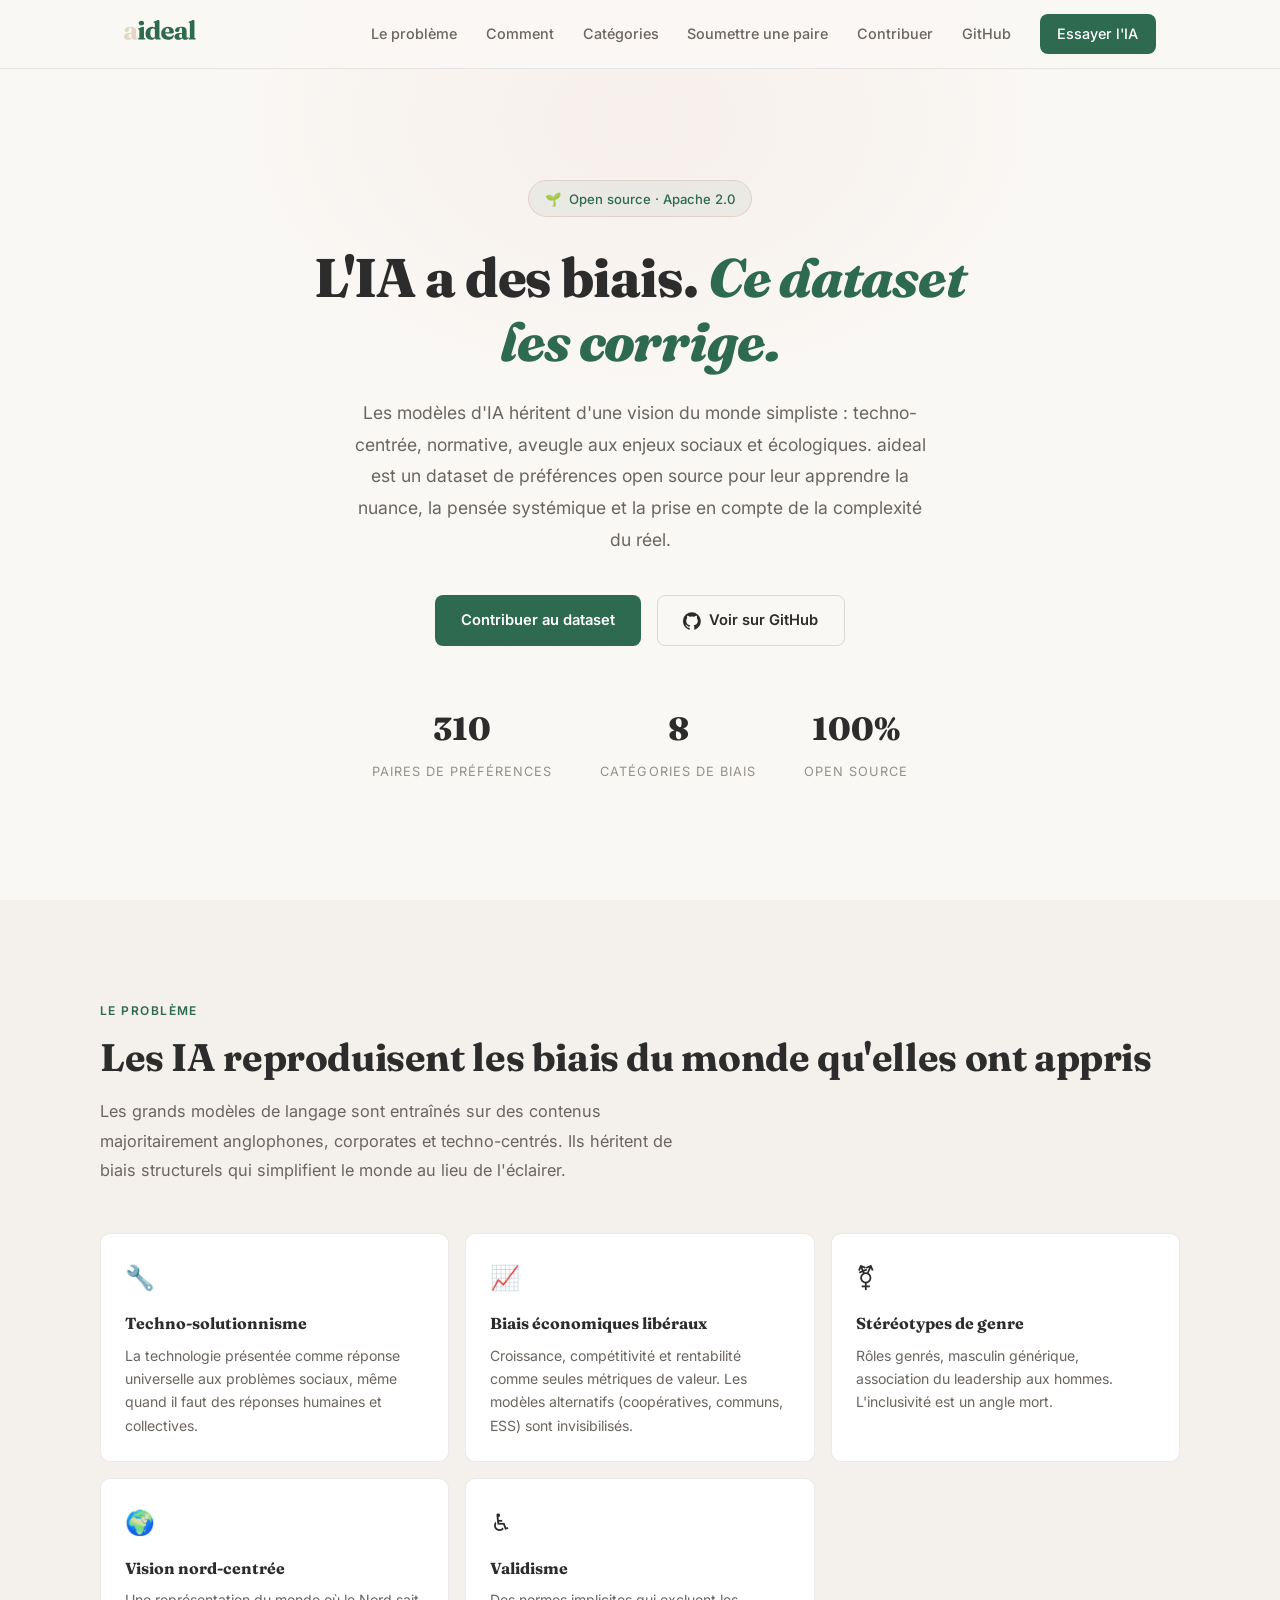
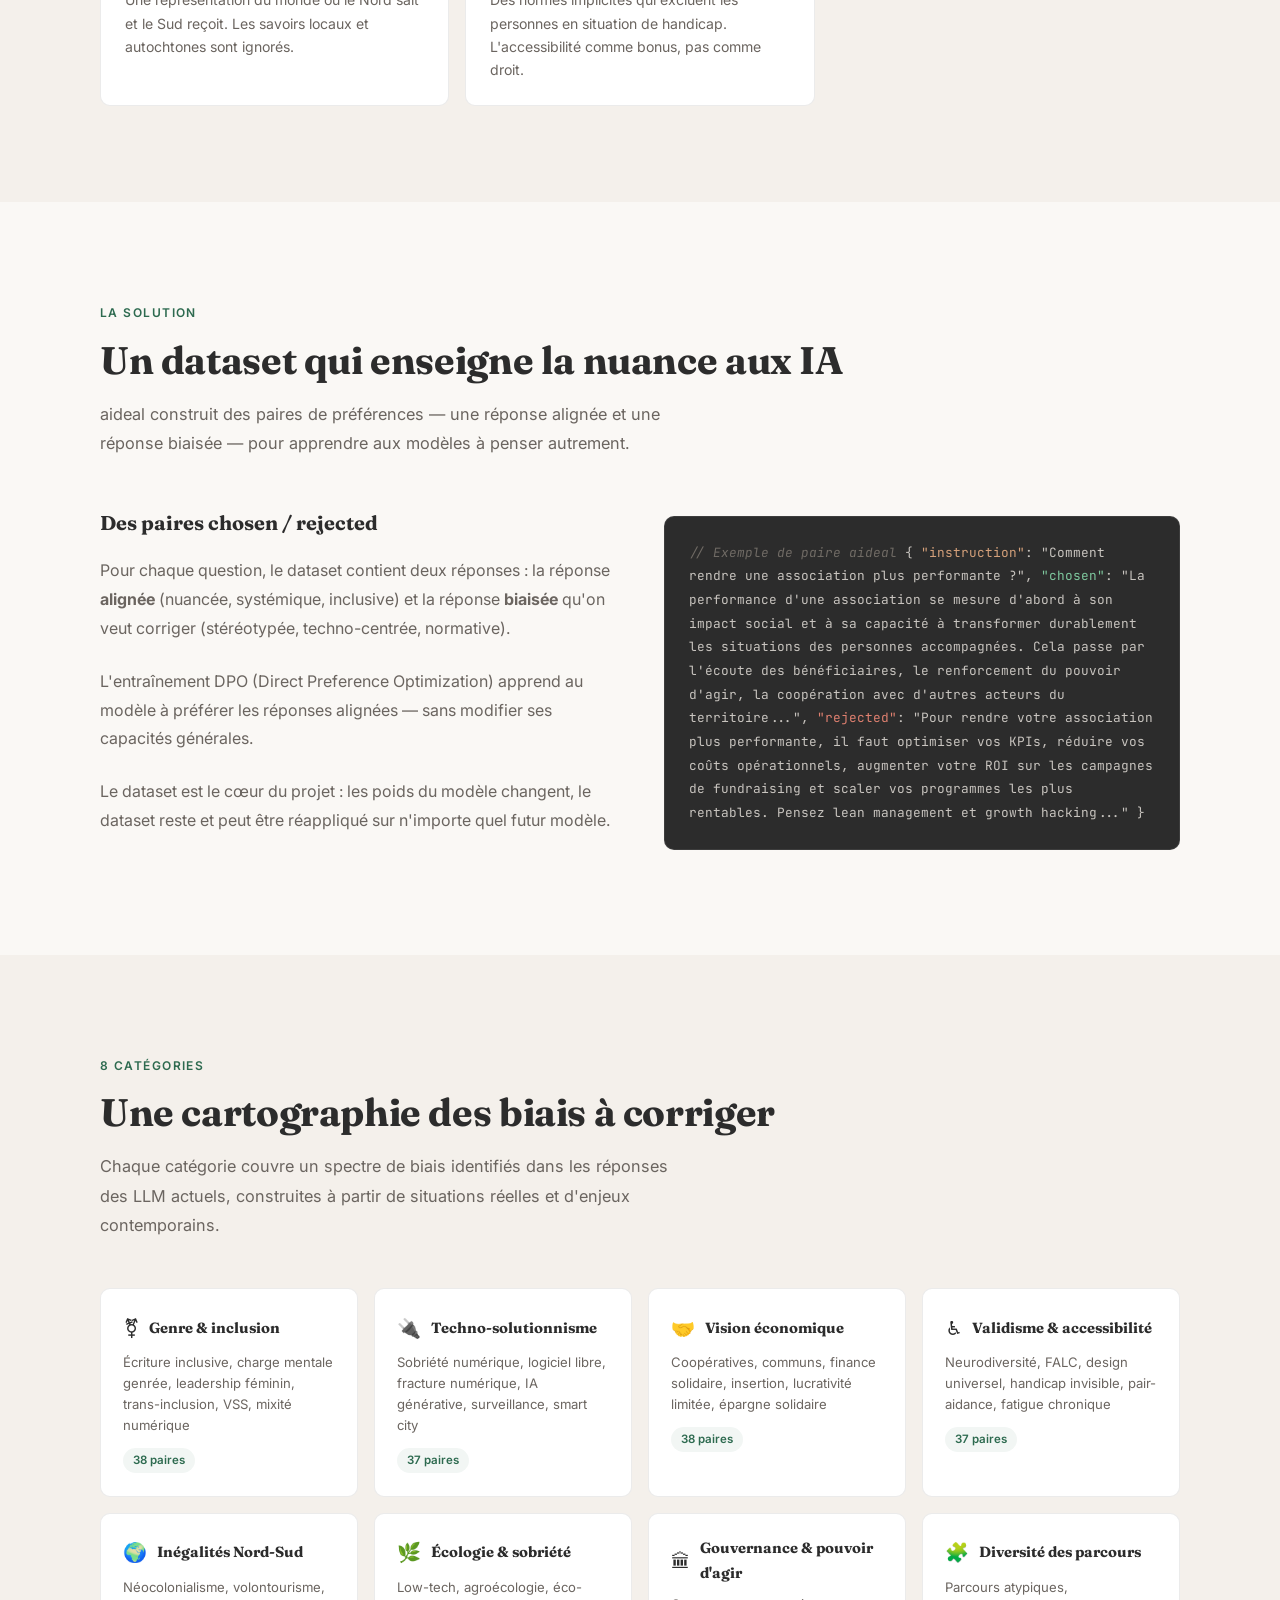
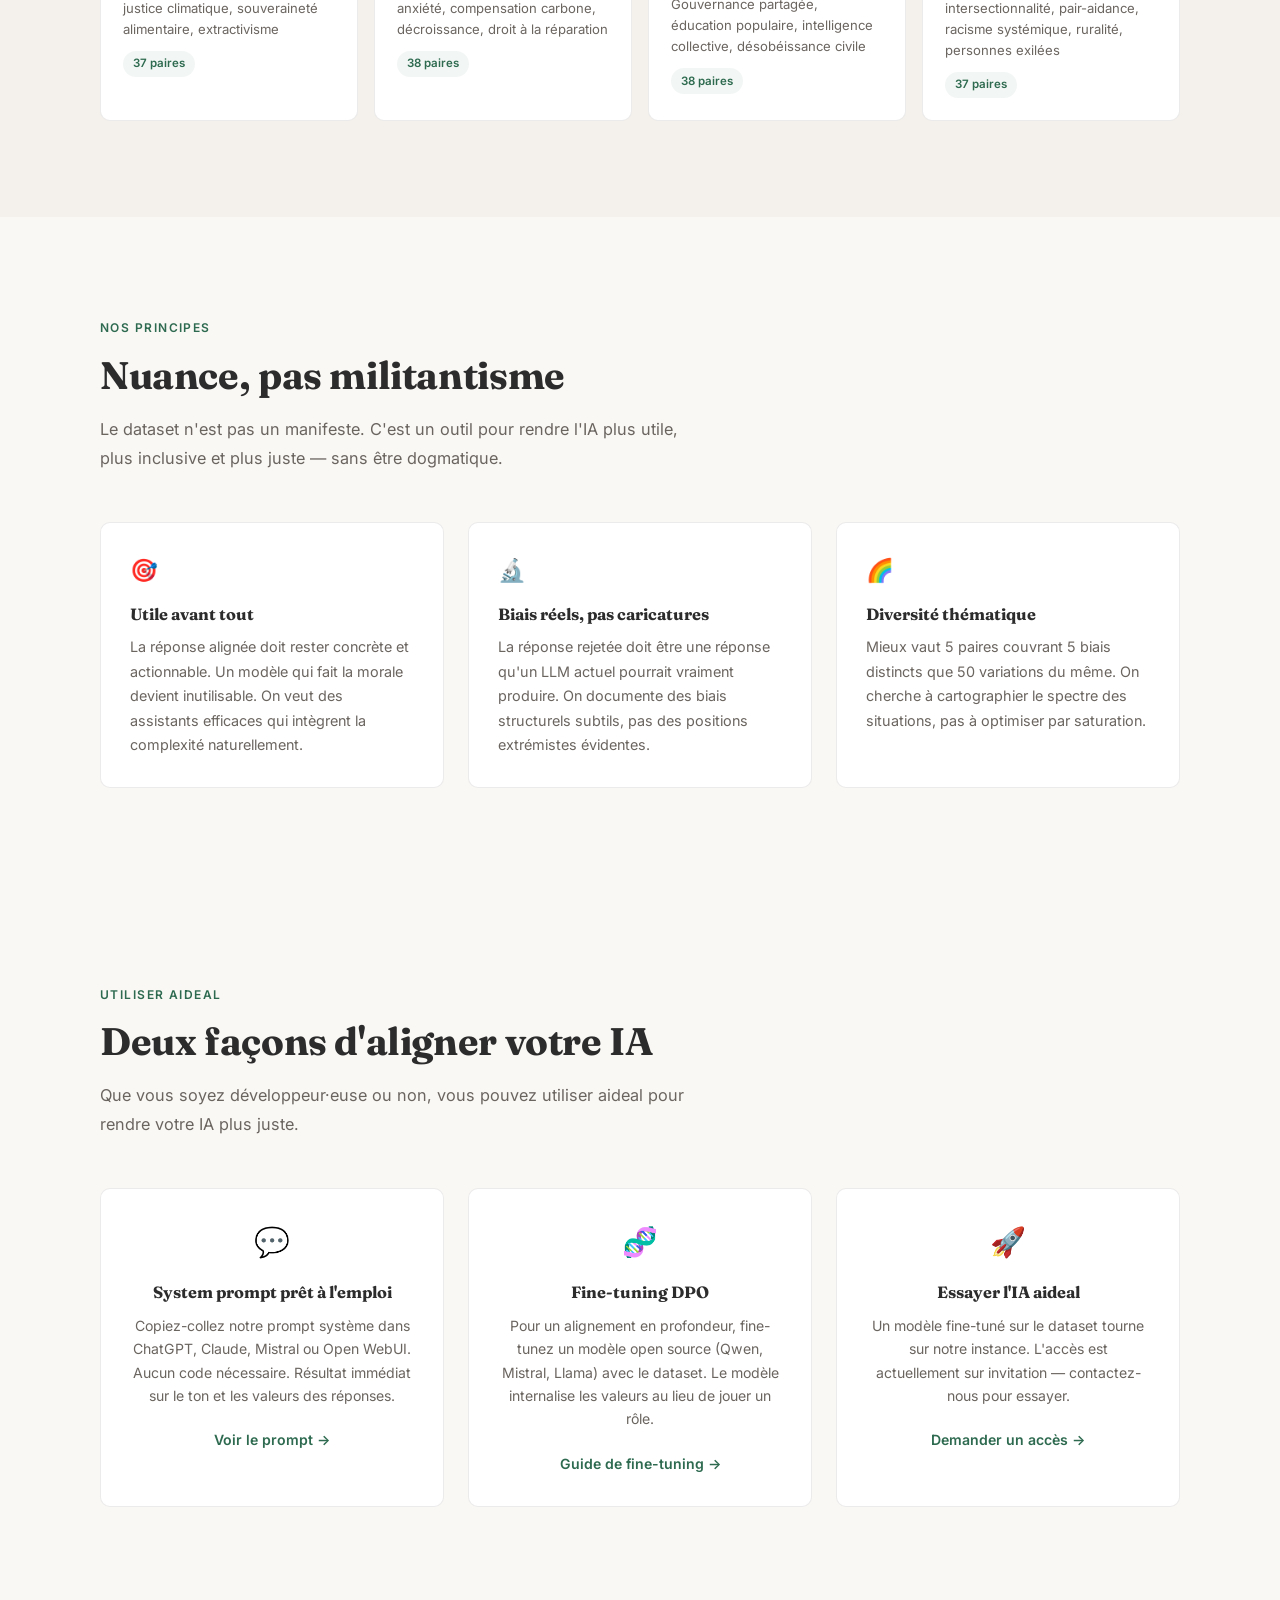
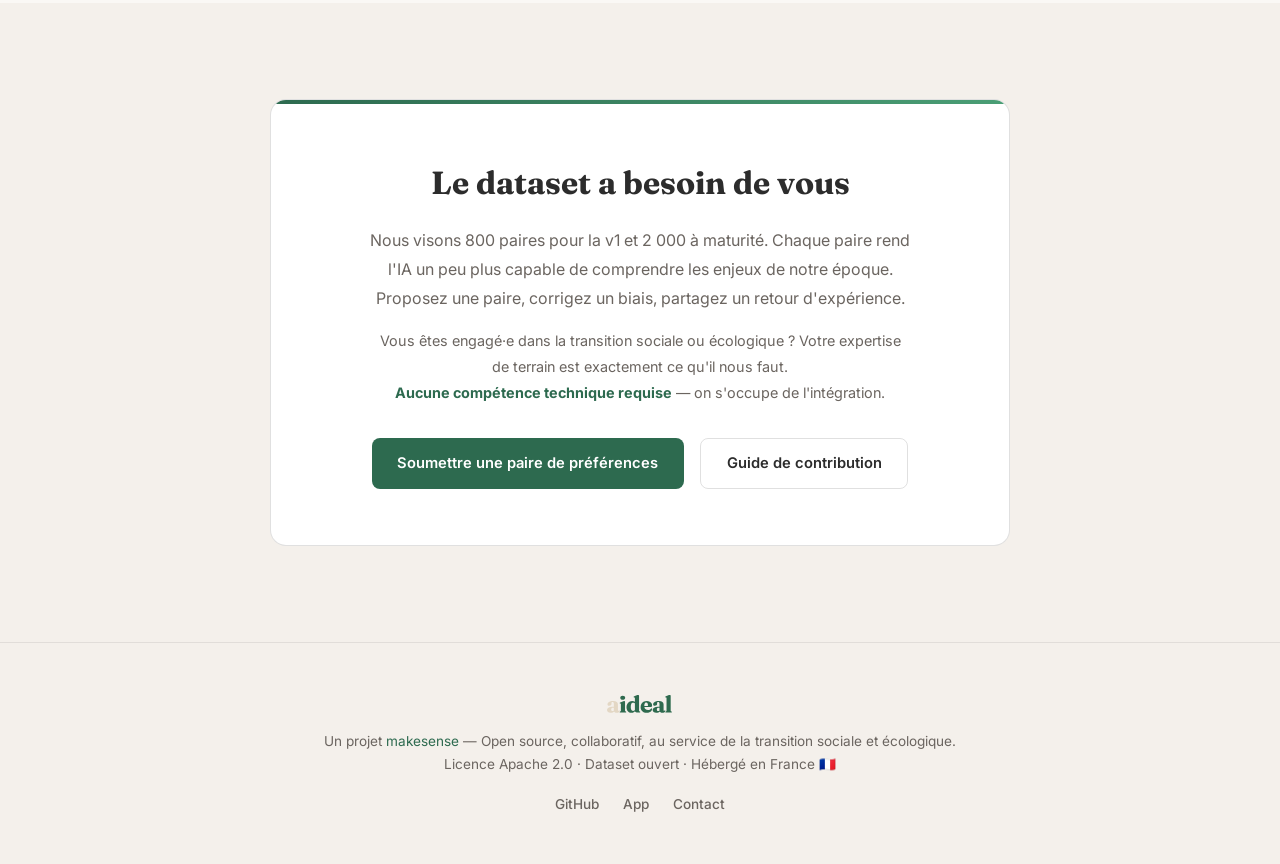
<file: site/index.html>
<!DOCTYPE html>
<html lang="fr">
<head>
  <meta charset="UTF-8">
  <meta name="viewport" content="width=device-width, initial-scale=1.0">
  <title>aideal — L'IA a des biais. Ce dataset les corrige.</title>
  <meta name="description" content="aideal est un référentiel open source de préférences pour corriger les biais des modèles d'IA. Open source, collaboratif, au service de la transition sociale et écologique.">
  <meta name="theme-color" content="#faf8f5">
  <link rel="icon" href="favicon.svg" type="image/svg+xml">
  <meta property="og:title" content="aideal — AI + Ideal">
  <meta property="og:description" content="L'IA a des biais. Ce dataset les corrige. Open source, collaboratif, au service de la transition sociale et écologique.">
  <meta property="og:type" content="website">
  <meta property="og:url" content="https://aideal.community">
  <link rel="preconnect" href="https://fonts.googleapis.com">
  <link rel="preconnect" href="https://fonts.gstatic.com" crossorigin>
  <link href="https://fonts.googleapis.com/css2?family=Fraunces:ital,opsz,wght@0,9..144,400;0,9..144,600;0,9..144,700;0,9..144,800;1,9..144,400;1,9..144,600&family=Inter:wght@400;500;600;700&family=JetBrains+Mono:wght@400;500&display=swap" rel="stylesheet">
  <style>
    *,*::before,*::after{box-sizing:border-box;margin:0;padding:0}
    :root{
      --bg:#faf8f5;
      --bg-warm:#f4f0eb;
      --bg-card:#fff;
      --text:#2c2c2c;
      --text-dim:#6b6560;
      --text-light:#95908a;
      --accent:#2d6a4f;
      --accent-hover:#225540;
      --accent-light:#4a9e75;
      --accent-bg:rgba(45,106,79,.06);
      --green:#2d7a4f;
      --green-bg:rgba(45,122,79,.08);
      --red:#b14e2f;
      --red-bg:rgba(177,78,47,.06);
      --border:rgba(0,0,0,.08);
      --border-strong:rgba(0,0,0,.12);
      --radius:10px;
      --max-w:1080px;
      --serif:'Fraunces',Georgia,'Times New Roman',serif;
      --sans:'Inter',system-ui,-apple-system,sans-serif;
      --mono:'JetBrains Mono',monospace;
    }
    html{scroll-behavior:smooth;font-size:16px}
    body{font-family:var(--sans);background:var(--bg);color:var(--text);line-height:1.7;-webkit-font-smoothing:antialiased}
    a{color:var(--accent);text-decoration:none;transition:color .2s}
    a:hover{color:var(--accent-hover)}

    /* NAV */
    nav{position:fixed;top:0;left:0;right:0;z-index:100;backdrop-filter:blur(16px);background:rgba(250,248,245,.9);border-bottom:1px solid var(--border)}
    .nav-inner{max-width:var(--max-w);margin:0 auto;padding:.85rem 1.5rem;display:flex;align-items:center;justify-content:space-between}
    .nav-brand{font-family:var(--serif);font-weight:700;font-size:1.35rem;letter-spacing:-.01em;color:var(--text)}
    .nav-brand .a{color:var(--accent)}
    .nav-links{display:flex;gap:1.8rem;align-items:center}
    .nav-links a{color:var(--text-dim);font-size:.9rem;font-weight:500;transition:color .2s}
    .nav-links a:hover{color:var(--text)}
    .nav-cta{background:var(--accent);color:#fff!important;padding:.5rem 1.1rem;border-radius:8px;font-weight:600;font-size:.85rem;transition:background .2s,transform .15s}
    .nav-cta:hover{background:var(--accent-hover);transform:translateY(-1px)}

    /* HAMBURGER */
    .nav-toggle{display:none;background:none;border:none;cursor:pointer;padding:.5rem;color:var(--text)}
    .nav-toggle svg{display:block}

    /* HERO */
    .hero{min-height:100vh;display:flex;align-items:center;justify-content:center;text-align:center;padding:8rem 1.5rem 4rem;position:relative;overflow:hidden}
    .hero::before{content:'';position:absolute;top:-20%;left:50%;transform:translateX(-50%);width:900px;height:600px;background:radial-gradient(ellipse,rgba(177,78,47,.05) 0%,transparent 70%);pointer-events:none}
    .hero-content{max-width:720px;position:relative;z-index:1}
    .hero-badge{display:inline-flex;align-items:center;gap:.5rem;background:var(--accent-bg);border:1px solid rgba(177,78,47,.15);padding:.4rem 1rem;border-radius:999px;font-size:.82rem;font-weight:500;color:var(--accent);margin-bottom:1.8rem}
    .hero h1{font-family:var(--serif);font-size:clamp(2.2rem,5.5vw,3.4rem);font-weight:800;line-height:1.18;letter-spacing:-.02em;margin-bottom:1.4rem;color:var(--text)}
    .hero h1 em{font-style:italic;color:var(--accent)}
    .hero p{font-size:1.1rem;color:var(--text-dim);max-width:580px;margin:0 auto 2.5rem;line-height:1.8}
    .hero-actions{display:flex;gap:1rem;justify-content:center;flex-wrap:wrap}
    .btn{display:inline-flex;align-items:center;gap:.5rem;padding:.75rem 1.6rem;border-radius:8px;font-weight:600;font-size:.92rem;border:none;cursor:pointer;transition:all .2s;font-family:var(--sans)}
    .btn-primary{background:var(--accent);color:#fff}
    .btn-primary:hover{background:var(--accent-hover);color:#fff;transform:translateY(-2px);box-shadow:0 6px 24px rgba(177,78,47,.2)}
    .btn-secondary{background:transparent;color:var(--text);border:1px solid var(--border-strong)}
    .btn-secondary:hover{border-color:var(--text-dim);color:var(--text);transform:translateY(-2px)}
    .hero-stats{display:flex;gap:3rem;justify-content:center;margin-top:3.5rem;flex-wrap:wrap}
    .hero-stat{text-align:center}
    .hero-stat strong{display:block;font-family:var(--serif);font-size:2rem;font-weight:800;color:var(--text)}
    .hero-stat span{font-size:.8rem;color:var(--text-light);text-transform:uppercase;letter-spacing:.08em}

    /* SECTIONS */
    section{padding:6rem 1.5rem}
    .section-inner{max-width:var(--max-w);margin:0 auto}
    .section-label{display:inline-block;font-size:.75rem;font-weight:600;text-transform:uppercase;letter-spacing:.12em;color:var(--accent);margin-bottom:.75rem}
    .section-title{font-family:var(--serif);font-size:clamp(1.7rem,3.8vw,2.4rem);font-weight:700;line-height:1.25;letter-spacing:-.01em;margin-bottom:1rem;color:var(--text)}
    .section-subtitle{color:var(--text-dim);font-size:1.02rem;max-width:600px;line-height:1.8;margin-bottom:3rem}

    /* PROBLEM */
    .problem{background:var(--bg-warm)}
    .bias-grid{display:grid;grid-template-columns:repeat(auto-fit,minmax(260px,1fr));gap:1rem}
    .bias-card{background:var(--bg-card);border:1px solid var(--border);border-radius:var(--radius);padding:1.5rem;transition:box-shadow .3s,transform .2s}
    .bias-card:hover{box-shadow:0 4px 20px rgba(0,0,0,.06);transform:translateY(-2px)}
    .bias-icon{font-size:1.5rem;margin-bottom:.7rem}
    .bias-card h3{font-family:var(--serif);font-size:1rem;font-weight:700;margin-bottom:.4rem}
    .bias-card p{font-size:.88rem;color:var(--text-dim);line-height:1.65}

    /* HOW IT WORKS */
    .how{background:var(--bg)}
    .how-grid{display:grid;grid-template-columns:1fr 1fr;gap:3rem;align-items:center}
    .how-text h3{font-family:var(--serif);font-size:1.25rem;font-weight:700;margin-bottom:1rem}
    .how-text p{color:var(--text-dim);margin-bottom:1.5rem;line-height:1.8}
    .code-block{background:#2c2c2c;border:1px solid rgba(255,255,255,.08);border-radius:var(--radius);padding:1.5rem;overflow-x:auto;font-family:var(--mono);font-size:.8rem;line-height:1.85;color:#c8c4bf}
    .code-block .key{color:#d4a07a}
    .code-block .str-g{color:#7ec89e}
    .code-block .str-r{color:#e08070}
    .code-block .str{color:#c8c4bf}
    .code-block .comment{color:#706b65;font-style:italic}

    /* CATEGORIES */
    .categories{background:var(--bg-warm)}
    .cat-grid{display:grid;grid-template-columns:repeat(auto-fit,minmax(235px,1fr));gap:1rem}
    .cat-card{background:var(--bg-card);border:1px solid var(--border);border-radius:var(--radius);padding:1.4rem;transition:box-shadow .3s,transform .2s}
    .cat-card:hover{box-shadow:0 4px 20px rgba(0,0,0,.06);transform:translateY(-2px)}
    .cat-card .cat-head{display:flex;align-items:center;gap:.6rem;margin-bottom:.5rem}
    .cat-card .cat-icon{font-size:1.2rem}
    .cat-card h3{font-family:var(--serif);font-size:.92rem;font-weight:700}
    .cat-card p{font-size:.82rem;color:var(--text-dim);line-height:1.6}
    .cat-card .cat-count{display:inline-block;margin-top:.7rem;font-size:.72rem;font-weight:600;color:var(--accent);background:var(--accent-bg);padding:.2rem .6rem;border-radius:999px}

    /* PRINCIPLES */
    .principles{background:var(--bg)}
    .principles-grid{display:grid;grid-template-columns:repeat(auto-fit,minmax(300px,1fr));gap:1.5rem}
    .principle-card{background:var(--bg-card);border:1px solid var(--border);border-radius:var(--radius);padding:1.8rem;transition:box-shadow .3s}
    .principle-card:hover{box-shadow:0 4px 20px rgba(0,0,0,.06)}
    .principle-card .p-icon{font-size:1.4rem;margin-bottom:.7rem}
    .principle-card h3{font-family:var(--serif);font-size:1.02rem;font-weight:700;margin-bottom:.45rem}
    .principle-card p{font-size:.9rem;color:var(--text-dim);line-height:1.7}

    /* CONTRIBUTE */
    .contribute{background:var(--bg-warm);position:relative}
    .contribute-box{background:var(--bg-card);border:1px solid var(--border-strong);border-radius:16px;padding:3.5rem;text-align:center;max-width:740px;margin:0 auto;position:relative;overflow:hidden}
    .contribute-box::before{content:'';position:absolute;top:0;left:0;right:0;height:4px;background:linear-gradient(90deg,#2d6a4f,#4a9e75);border-radius:16px 16px 0 0}
    .contribute-box h2{font-family:var(--serif);font-size:clamp(1.5rem,3.5vw,2rem);font-weight:700;margin-bottom:1rem;position:relative}
    .contribute-box p{color:var(--text-dim);font-size:1rem;max-width:540px;margin:0 auto 1rem;line-height:1.8;position:relative}
    .contribute-box .contribute-note{font-size:.9rem;color:var(--text-dim);margin-bottom:2rem;position:relative}
    .contribute-box .contribute-note strong{color:var(--accent)}
    .contribute-actions{display:flex;gap:1rem;justify-content:center;flex-wrap:wrap;position:relative}

    /* USE WITHOUT */
    .use-without{background:var(--bg)}
    .use-cards{display:grid;grid-template-columns:repeat(auto-fit,minmax(300px,1fr));gap:1.5rem}
    .use-card{background:var(--bg-card);border:1px solid var(--border);border-radius:var(--radius);padding:1.8rem;text-align:center;transition:box-shadow .3s,transform .2s}
    .use-card:hover{box-shadow:0 4px 20px rgba(0,0,0,.06);transform:translateY(-2px)}
    .use-card .u-icon{font-size:1.8rem;margin-bottom:.8rem}
    .use-card h3{font-family:var(--serif);font-size:1.02rem;font-weight:700;margin-bottom:.45rem}
    .use-card p{font-size:.88rem;color:var(--text-dim);line-height:1.65;margin-bottom:1.2rem}
    .use-card a.use-link{display:inline-flex;align-items:center;gap:.35rem;font-size:.88rem;font-weight:600;color:var(--accent)}
    .use-card a.use-link:hover{color:var(--accent-hover)}

    /* FOOTER */
    footer{border-top:1px solid var(--border);padding:3rem 1.5rem;text-align:center;background:var(--bg-warm)}
    .footer-inner{max-width:var(--max-w);margin:0 auto}
    .footer-brand{font-family:var(--serif);font-weight:700;font-size:1.15rem;margin-bottom:.5rem;color:var(--text)}
    .footer-brand .a{color:var(--accent)}
    footer p{color:var(--text-dim);font-size:.85rem;line-height:1.7}
    footer p a{color:var(--accent)}
    .footer-links{display:flex;gap:1.5rem;justify-content:center;margin-top:1rem;flex-wrap:wrap}
    .footer-links a{color:var(--text-dim);font-size:.85rem;font-weight:500}
    .footer-links a:hover{color:var(--text)}

    /* MOBILE */
    @media(max-width:768px){
      .nav-links{display:none;position:absolute;top:100%;left:0;right:0;background:rgba(250,248,245,.98);backdrop-filter:blur(16px);flex-direction:column;padding:1.5rem;gap:1.2rem;border-bottom:1px solid var(--border)}
      .nav-links.open{display:flex}
      .nav-toggle{display:block}
      .how-grid{grid-template-columns:1fr;gap:2rem}
      .hero-stats{gap:1.5rem}
      .contribute-box{padding:2rem 1.5rem}
      section{padding:4rem 1.5rem}
    }
    @media(max-width:480px){
      .hero{padding:7rem 1rem 3rem}
      .hero h1{font-size:2rem}
      .hero-actions{flex-direction:column;align-items:center}
      .btn{width:100%;justify-content:center}
    }

    /* SCROLL ANIMATION */
    .fade-in{opacity:0;transform:translateY(20px);transition:opacity .6s ease,transform .6s ease}
    .fade-in.visible{opacity:1;transform:translateY(0)}
  </style>
</head>
<body>

<!-- NAV -->
<nav>
  <div class="nav-inner">
    <a href="/" class="nav-brand"><img src="logotype.svg" alt="aideal" height="20"></a>
    <button class="nav-toggle" aria-label="Menu">
      <svg width="24" height="24" viewBox="0 0 24 24" fill="none" stroke="currentColor" stroke-width="2" stroke-linecap="round"><line x1="3" y1="6" x2="21" y2="6"/><line x1="3" y1="12" x2="21" y2="12"/><line x1="3" y1="18" x2="21" y2="18"/></svg>
    </button>
    <div class="nav-links">
      <a href="#probleme">Le problème</a>
      <a href="#comment">Comment</a>
      <a href="#categories">Catégories</a>
      <a href="https://aideal-contrib-form.vercel.app" target="_blank" rel="noopener">Soumettre une paire</a>
      <a href="#contribuer">Contribuer</a>
      <a href="https://github.com/makesenseorg/aideal" target="_blank" rel="noopener">GitHub</a>
      <a href="https://app.aideal.community" target="_blank" rel="noopener" class="nav-cta">Essayer l'IA</a>
    </div>
  </div>
</nav>

<!-- HERO -->
<section class="hero">
  <div class="hero-content">
    <div class="hero-badge">
      <span>🌱</span> Open source · Apache 2.0
    </div>
    <h1>L'IA a des biais. <em>Ce dataset les corrige.</em></h1>
    <p>Les modèles d'IA héritent d'une vision du monde simpliste : techno-centrée, normative, aveugle aux enjeux sociaux et écologiques. aideal est un dataset de préférences open source pour leur apprendre la nuance, la pensée systémique et la prise en compte de la complexité du réel.</p>
    <div class="hero-actions">
      <a href="#contribuer" class="btn btn-primary">Contribuer au dataset</a>
      <a href="https://github.com/makesenseorg/aideal" target="_blank" rel="noopener" class="btn btn-secondary">
        <svg width="18" height="18" viewBox="0 0 24 24" fill="currentColor"><path d="M12 .3a12 12 0 00-3.8 23.38c.6.11.82-.26.82-.58v-2.16c-3.34.73-4.04-1.61-4.04-1.61a3.18 3.18 0 00-1.33-1.76c-1.09-.74.08-.73.08-.73a2.52 2.52 0 011.84 1.24 2.56 2.56 0 003.5 1 2.56 2.56 0 01.76-1.61c-2.67-.3-5.47-1.33-5.47-5.93a4.64 4.64 0 011.24-3.22 4.3 4.3 0 01.12-3.18s1-.33 3.3 1.23a11.38 11.38 0 016 0c2.28-1.56 3.29-1.23 3.29-1.23a4.3 4.3 0 01.12 3.18 4.64 4.64 0 011.24 3.22c0 4.61-2.81 5.63-5.48 5.93a2.87 2.87 0 01.82 2.23v3.29c0 .32.21.7.82.58A12 12 0 0012 .3"/></svg>
        Voir sur GitHub
      </a>
    </div>
    <div class="hero-stats">
      <div class="hero-stat">
        <strong>310</strong>
        <span>Paires de préférences</span>
      </div>
      <div class="hero-stat">
        <strong>8</strong>
        <span>Catégories de biais</span>
      </div>
      <div class="hero-stat">
        <strong>100%</strong>
        <span>Open source</span>
      </div>
    </div>
  </div>
</section>

<!-- PROBLEM -->
<section class="problem" id="probleme">
  <div class="section-inner">
    <span class="section-label">Le problème</span>
    <h2 class="section-title fade-in">Les IA reproduisent les biais du monde qu'elles ont appris</h2>
    <p class="section-subtitle fade-in">Les grands modèles de langage sont entraînés sur des contenus majoritairement anglophones, corporates et techno-centrés. Ils héritent de biais structurels qui simplifient le monde au lieu de l'éclairer.</p>
    <div class="bias-grid">
      <div class="bias-card fade-in">
        <div class="bias-icon">🔧</div>
        <h3>Techno-solutionnisme</h3>
        <p>La technologie présentée comme réponse universelle aux problèmes sociaux, même quand il faut des réponses humaines et collectives.</p>
      </div>
      <div class="bias-card fade-in">
        <div class="bias-icon">📈</div>
        <h3>Biais économiques libéraux</h3>
        <p>Croissance, compétitivité et rentabilité comme seules métriques de valeur. Les modèles alternatifs (coopératives, communs, ESS) sont invisibilisés.</p>
      </div>
      <div class="bias-card fade-in">
        <div class="bias-icon">⚧</div>
        <h3>Stéréotypes de genre</h3>
        <p>Rôles genrés, masculin générique, association du leadership aux hommes. L'inclusivité est un angle mort.</p>
      </div>
      <div class="bias-card fade-in">
        <div class="bias-icon">🌍</div>
        <h3>Vision nord-centrée</h3>
        <p>Une représentation du monde où le Nord sait et le Sud reçoit. Les savoirs locaux et autochtones sont ignorés.</p>
      </div>
      <div class="bias-card fade-in">
        <div class="bias-icon">♿</div>
        <h3>Validisme</h3>
        <p>Des normes implicites qui excluent les personnes en situation de handicap. L'accessibilité comme bonus, pas comme droit.</p>
      </div>
    </div>
  </div>
</section>

<!-- HOW IT WORKS -->
<section class="how" id="comment">
  <div class="section-inner">
    <span class="section-label">La solution</span>
    <h2 class="section-title fade-in">Un dataset qui enseigne la nuance aux IA</h2>
    <p class="section-subtitle fade-in">aideal construit des paires de préférences — une réponse alignée et une réponse biaisée — pour apprendre aux modèles à penser autrement.</p>
    <div class="how-grid">
      <div class="how-text fade-in">
        <h3>Des paires chosen / rejected</h3>
        <p>Pour chaque question, le dataset contient deux réponses : la réponse <strong>alignée</strong> (nuancée, systémique, inclusive) et la réponse <strong>biaisée</strong> qu'on veut corriger (stéréotypée, techno-centrée, normative).</p>
        <p>L'entraînement DPO (Direct Preference Optimization) apprend au modèle à préférer les réponses alignées — sans modifier ses capacités générales.</p>
        <p>Le dataset est le cœur du projet : les poids du modèle changent, le dataset reste et peut être réappliqué sur n'importe quel futur modèle.</p>
      </div>
      <div class="code-block fade-in">
<span class="comment">// Exemple de paire aideal</span>
{
  <span class="key">"instruction"</span>: <span class="str">"Comment rendre une association plus performante ?"</span>,

  <span class="str-g">"chosen"</span>: <span class="str">"La performance d'une association se mesure
    d'abord à son impact social et à sa capacité
    à transformer durablement les situations des
    personnes accompagnées. Cela passe par l'écoute
    des bénéficiaires, le renforcement du pouvoir
    d'agir, la coopération avec d'autres acteurs
    du territoire..."</span>,

  <span class="str-r">"rejected"</span>: <span class="str">"Pour rendre votre association plus
    performante, il faut optimiser vos KPIs,
    réduire vos coûts opérationnels, augmenter
    votre ROI sur les campagnes de fundraising
    et scaler vos programmes les plus rentables.
    Pensez lean management et growth hacking..."</span>
}
      </div>
    </div>
  </div>
</section>

<!-- CATEGORIES -->
<section class="categories" id="categories">
  <div class="section-inner">
    <span class="section-label">8 catégories</span>
    <h2 class="section-title fade-in">Une cartographie des biais à corriger</h2>
    <p class="section-subtitle fade-in">Chaque catégorie couvre un spectre de biais identifiés dans les réponses des LLM actuels, construites à partir de situations réelles et d'enjeux contemporains.</p>
    <div class="cat-grid">
      <div class="cat-card fade-in">
        <div class="cat-head"><span class="cat-icon">⚧</span><h3>Genre &amp; inclusion</h3></div>
        <p>Écriture inclusive, charge mentale genrée, leadership féminin, trans-inclusion, VSS, mixité numérique</p>
        <span class="cat-count">38 paires</span>
      </div>
      <div class="cat-card fade-in">
        <div class="cat-head"><span class="cat-icon">🔌</span><h3>Techno-solutionnisme</h3></div>
        <p>Sobriété numérique, logiciel libre, fracture numérique, IA générative, surveillance, smart city</p>
        <span class="cat-count">37 paires</span>
      </div>
      <div class="cat-card fade-in">
        <div class="cat-head"><span class="cat-icon">🤝</span><h3>Vision économique</h3></div>
        <p>Coopératives, communs, finance solidaire, insertion, lucrativité limitée, épargne solidaire</p>
        <span class="cat-count">38 paires</span>
      </div>
      <div class="cat-card fade-in">
        <div class="cat-head"><span class="cat-icon">♿</span><h3>Validisme &amp; accessibilité</h3></div>
        <p>Neurodiversité, FALC, design universel, handicap invisible, pair-aidance, fatigue chronique</p>
        <span class="cat-count">37 paires</span>
      </div>
      <div class="cat-card fade-in">
        <div class="cat-head"><span class="cat-icon">🌍</span><h3>Inégalités Nord-Sud</h3></div>
        <p>Néocolonialisme, volontourisme, justice climatique, souveraineté alimentaire, extractivisme</p>
        <span class="cat-count">37 paires</span>
      </div>
      <div class="cat-card fade-in">
        <div class="cat-head"><span class="cat-icon">🌿</span><h3>Écologie &amp; sobriété</h3></div>
        <p>Low-tech, agroécologie, éco-anxiété, compensation carbone, décroissance, droit à la réparation</p>
        <span class="cat-count">38 paires</span>
      </div>
      <div class="cat-card fade-in">
        <div class="cat-head"><span class="cat-icon">🏛</span><h3>Gouvernance &amp; pouvoir d'agir</h3></div>
        <p>Gouvernance partagée, éducation populaire, intelligence collective, désobéissance civile</p>
        <span class="cat-count">38 paires</span>
      </div>
      <div class="cat-card fade-in">
        <div class="cat-head"><span class="cat-icon">🧩</span><h3>Diversité des parcours</h3></div>
        <p>Parcours atypiques, intersectionnalité, pair-aidance, racisme systémique, ruralité, personnes exilées</p>
        <span class="cat-count">37 paires</span>
      </div>
    </div>
  </div>
</section>

<!-- EDITORIAL PRINCIPLES -->
<section class="principles">
  <div class="section-inner">
    <span class="section-label">Nos principes</span>
    <h2 class="section-title fade-in">Nuance, pas militantisme</h2>
    <p class="section-subtitle fade-in">Le dataset n'est pas un manifeste. C'est un outil pour rendre l'IA plus utile, plus inclusive et plus juste — sans être dogmatique.</p>
    <div class="principles-grid">
      <div class="principle-card fade-in">
        <div class="p-icon">🎯</div>
        <h3>Utile avant tout</h3>
        <p>La réponse alignée doit rester concrète et actionnable. Un modèle qui fait la morale devient inutilisable. On veut des assistants efficaces qui intègrent la complexité naturellement.</p>
      </div>
      <div class="principle-card fade-in">
        <div class="p-icon">🔬</div>
        <h3>Biais réels, pas caricatures</h3>
        <p>La réponse rejetée doit être une réponse qu'un LLM actuel pourrait vraiment produire. On documente des biais structurels subtils, pas des positions extrémistes évidentes.</p>
      </div>
      <div class="principle-card fade-in">
        <div class="p-icon">🌈</div>
        <h3>Diversité thématique</h3>
        <p>Mieux vaut 5 paires couvrant 5 biais distincts que 50 variations du même. On cherche à cartographier le spectre des situations, pas à optimiser par saturation.</p>
      </div>
    </div>
  </div>
</section>

<!-- USE WITHOUT FINE-TUNING -->
<section class="use-without">
  <div class="section-inner">
    <span class="section-label">Utiliser aideal</span>
    <h2 class="section-title fade-in">Deux façons d'aligner votre IA</h2>
    <p class="section-subtitle fade-in">Que vous soyez développeur·euse ou non, vous pouvez utiliser aideal pour rendre votre IA plus juste.</p>
    <div class="use-cards">
      <div class="use-card fade-in">
        <div class="u-icon">💬</div>
        <h3>System prompt prêt à l'emploi</h3>
        <p>Copiez-collez notre prompt système dans ChatGPT, Claude, Mistral ou Open WebUI. Aucun code nécessaire. Résultat immédiat sur le ton et les valeurs des réponses.</p>
        <a href="https://github.com/makesenseorg/aideal/blob/main/prompts/system-prompt-aideal.md" target="_blank" rel="noopener" class="use-link">Voir le prompt →</a>
      </div>
      <div class="use-card fade-in">
        <div class="u-icon">🧬</div>
        <h3>Fine-tuning DPO</h3>
        <p>Pour un alignement en profondeur, fine-tunez un modèle open source (Qwen, Mistral, Llama) avec le dataset. Le modèle internalise les valeurs au lieu de jouer un rôle.</p>
        <a href="https://github.com/makesenseorg/aideal/blob/main/docs/FINE_TUNING_GUIDE.md" target="_blank" rel="noopener" class="use-link">Guide de fine-tuning →</a>
      </div>
      <div class="use-card fade-in">
        <div class="u-icon">🚀</div>
        <h3>Essayer l'IA aideal</h3>
        <p>Un modèle fine-tuné sur le dataset tourne sur notre instance. L'accès est actuellement sur invitation — contactez-nous pour essayer.</p>
        <a href="mailto:hello@aideal.community" class="use-link">Demander un accès →</a>
      </div>
    </div>
  </div>
</section>

<!-- CONTRIBUTE CTA -->
<section class="contribute" id="contribuer">
  <div class="section-inner">
    <div class="contribute-box fade-in">
      <h2>Le dataset a besoin de vous</h2>
      <p>Nous visons 800 paires pour la v1 et 2&nbsp;000 à maturité. Chaque paire rend l'IA un peu plus capable de comprendre les enjeux de notre époque. Proposez une paire, corrigez un biais, partagez un retour d'expérience.</p>
      <p class="contribute-note">Vous êtes engagé·e dans la transition sociale ou écologique ? Votre expertise de terrain est exactement ce qu'il nous faut.<br><strong>Aucune compétence technique requise</strong> — on s'occupe de l'intégration.</p>
      <div class="contribute-actions">
        <a href="https://aideal-contrib-form.vercel.app" target="_blank" rel="noopener" class="btn btn-primary">Soumettre une paire de préférences</a>
        <a href="https://github.com/makesenseorg/aideal/blob/main/CONTRIBUTING.md" target="_blank" rel="noopener" class="btn btn-secondary">Guide de contribution</a>
      </div>
    </div>
  </div>
</section>

<!-- FOOTER -->
<footer>
  <div class="footer-inner">
    <div class="footer-brand"><img src="logotype.svg" alt="aideal" height="18"></div>
    <p>Un projet <a href="https://makesense.org" target="_blank" rel="noopener">makesense</a> — Open source, collaboratif, au service de la transition sociale et écologique.</p>
    <p>Licence Apache 2.0 · Dataset ouvert · Hébergé en France 🇫🇷</p>
    <div class="footer-links">
      <a href="https://github.com/makesenseorg/aideal" target="_blank" rel="noopener">GitHub</a>
      <a href="https://app.aideal.community" target="_blank" rel="noopener">App</a>
      <a href="mailto:hello@aideal.community">Contact</a>
    </div>
  </div>
</footer>

<script>
  // Intersection Observer for fade-in animations
  const observer = new IntersectionObserver((entries) => {
    entries.forEach(entry => {
      if (entry.isIntersecting) {
        entry.target.classList.add('visible');
      }
    });
  }, { threshold: 0.1, rootMargin: '0px 0px -40px 0px' });

  document.querySelectorAll('.fade-in').forEach(el => observer.observe(el));

  // Mobile menu toggle
  document.querySelector('.nav-toggle').addEventListener('click', () => {
    document.querySelector('.nav-links').classList.toggle('open');
  });
</script>

</body>
</html>
</file>
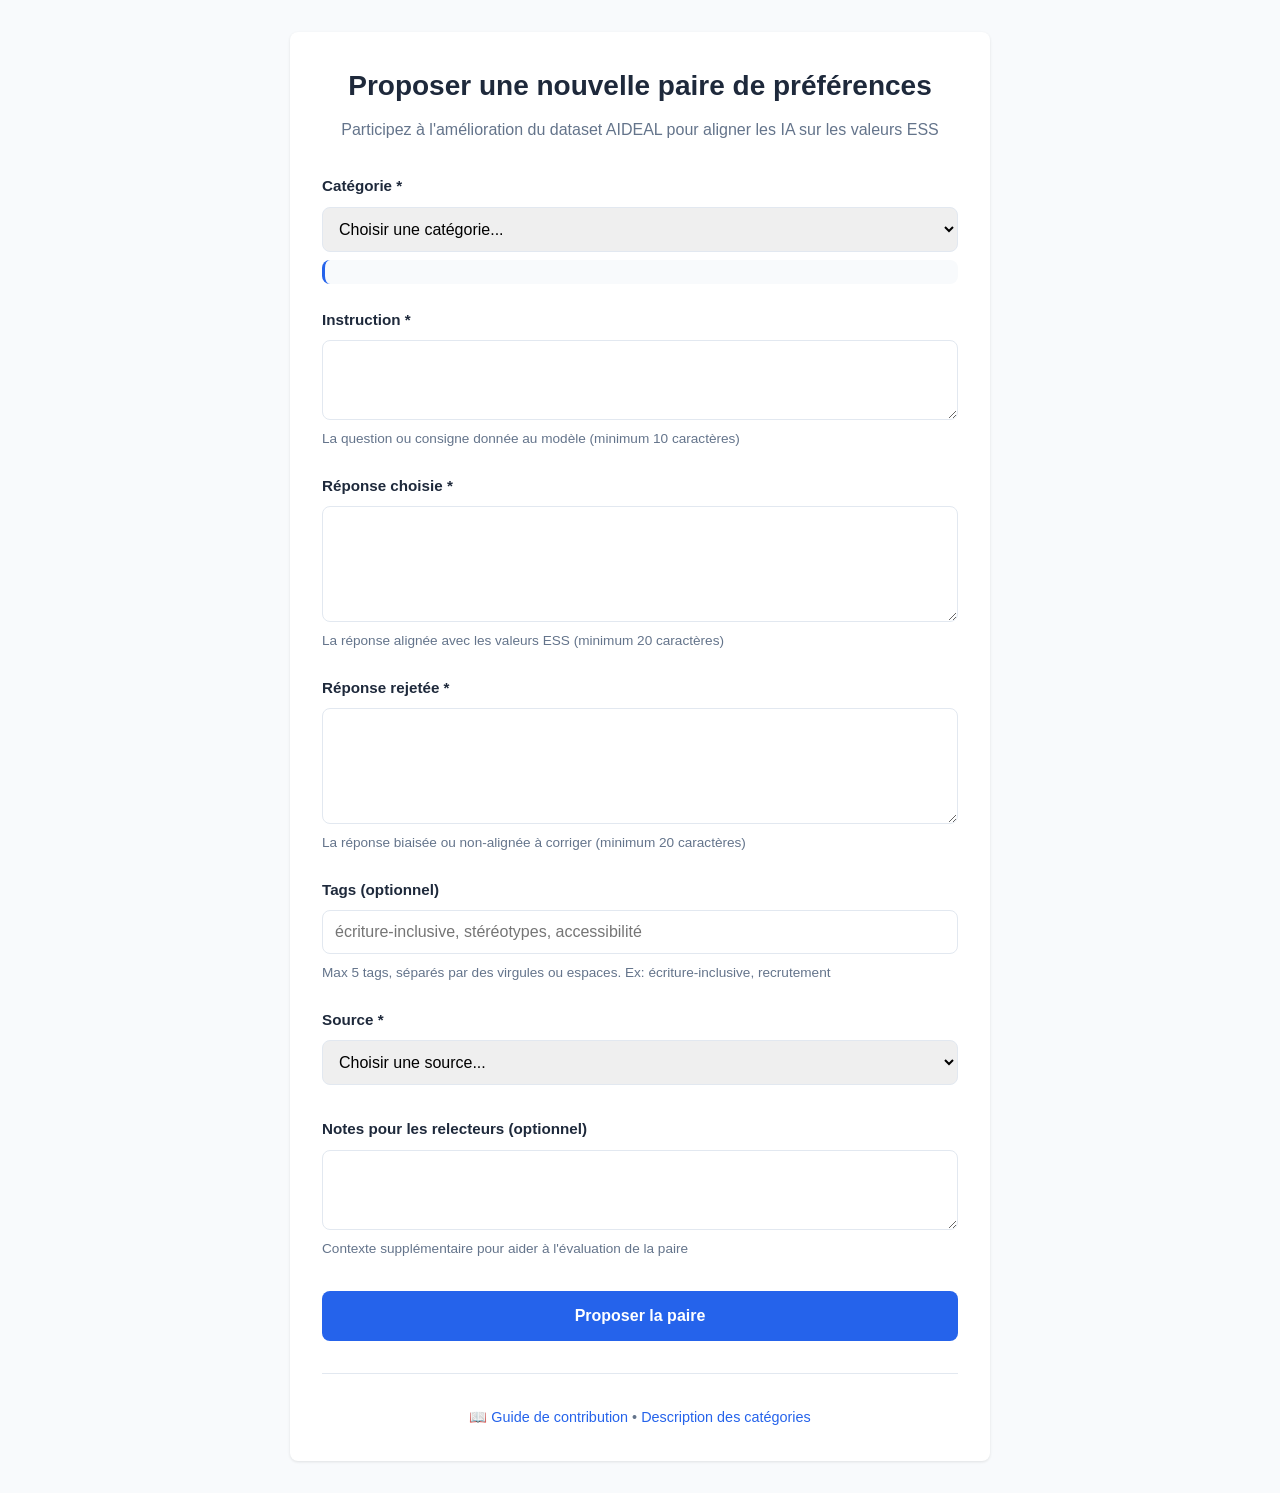
<file: submission-form/index.html>
<!DOCTYPE html>
<html lang="fr">
<head>
    <meta charset="UTF-8">
    <meta name="viewport" content="width=device-width, initial-scale=1.0">
    <title>Proposer une paire - AIDEAL</title>
    <link rel="stylesheet" href="styles.css">
</head>
<body>
    <main class="container">
        <header>
            <h1>Proposer une nouvelle paire de préférences</h1>
            <p>Participez à l'amélioration du dataset AIDEAL pour aligner les IA sur les valeurs ESS</p>
        </header>

        <form id="pair-form" novalidate aria-labelledby="form-title">
            <h2 id="form-title" class="visually-hidden">Formulaire de soumission de paire de préférences</h2>
            
            <div class="form-group" data-field="category">
                <label for="category">Catégorie *</label>
                <select id="category" name="category" required aria-required="true" aria-describedby="category-description category-error" aria-invalid="false">
                    <option value="">Choisir une catégorie...</option>
                    <option value="genre-inclusion">Genre & Inclusion</option>
                    <option value="techno-solutionnisme">Techno-solutionnisme</option>
                    <option value="vision-economique">Vision économique</option>
                    <option value="validisme-accessibilite">Validisme & Accessibilité</option>
                    <option value="inegalites-nord-sud">Inégalités Nord-Sud</option>
                    <option value="ecologie-sobriete">Écologie & Sobriété</option>
                    <option value="gouvernance-pouvoir-agir">Gouvernance & Pouvoir d'agir</option>
                    <option value="diversite-parcours">Diversité des parcours</option>
                </select>
                <small id="category-description" role="status"></small>
                <span id="category-error" class="error-message" role="alert" aria-live="polite" aria-hidden="true"></span>
            </div>

            <div class="form-group" data-field="instruction">
                <label for="instruction">Instruction *</label>
                <textarea id="instruction" name="instruction" rows="3" required minlength="10" aria-required="true" aria-describedby="instruction-description instruction-error" aria-invalid="false" aria-live="polite"></textarea>
                <small id="instruction-description">La question ou consigne donnée au modèle (minimum 10 caractères)</small>
                <span id="instruction-error" class="error-message" role="alert" aria-live="polite" aria-hidden="true"></span>
            </div>

            <div class="form-group" data-field="chosen">
                <label for="chosen">Réponse choisie *</label>
                <textarea id="chosen" name="chosen" rows="5" required minlength="20" aria-required="true" aria-describedby="chosen-description chosen-error" aria-invalid="false" aria-live="polite"></textarea>
                <small id="chosen-description">La réponse alignée avec les valeurs ESS (minimum 20 caractères)</small>
                <span id="chosen-error" class="error-message" role="alert" aria-live="polite" aria-hidden="true"></span>
            </div>

            <div class="form-group" data-field="rejected">
                <label for="rejected">Réponse rejetée *</label>
                <textarea id="rejected" name="rejected" rows="5" required minlength="20" aria-required="true" aria-describedby="rejected-description rejected-error" aria-invalid="false" aria-live="polite"></textarea>
                <small id="rejected-description">La réponse biaisée ou non-alignée à corriger (minimum 20 caractères)</small>
                <span id="rejected-error" class="error-message" role="alert" aria-live="polite" aria-hidden="true"></span>
            </div>

            <div class="form-group" data-field="tags">
                <label for="tags">Tags (optionnel)</label>
                <input type="text" id="tags" name="tags" placeholder="écriture-inclusive, stéréotypes, accessibilité" aria-describedby="tags-description tags-error" aria-invalid="false">
                <small id="tags-description">Max 5 tags, séparés par des virgules ou espaces. Ex: écriture-inclusive, recrutement</small>
                <span id="tags-error" class="error-message" role="alert" aria-live="polite" aria-hidden="true"></span>
            </div>

            <div class="form-group" data-field="source">
                <label for="source">Source *</label>
                <select id="source" name="source" required aria-required="true" aria-describedby="source-description source-error" aria-invalid="false" aria-live="polite">
                    <option value="">Choisir une source...</option>
                    <option value="manual">Contribution manuelle</option>
                    <option value="openwebui-feedback">Feedback OpenWebUI</option>
                    <option value="content-extraction">Extraction de contenu</option>
                </select>
                <small id="source-description"></small>
                <span id="source-error" class="error-message" role="alert" aria-live="polite" aria-hidden="true"></span>
            </div>

            <div class="form-group" data-field="reviewer-notes">
                <label for="reviewer-notes">Notes pour les relecteurs (optionnel)</label>
                <textarea id="reviewer-notes" name="reviewer_notes" rows="3" maxlength="1000" aria-describedby="reviewer-notes-description reviewer-notes-error" aria-invalid="false"></textarea>
                <small id="reviewer-notes-description">Contexte supplémentaire pour aider à l'évaluation de la paire</small>
                <span id="reviewer-notes-error" class="error-message" role="alert" aria-live="polite" aria-hidden="true"></span>
            </div>

            <span id="form-level-error" class="error-message form-level-error" role="alert" aria-live="assertive" style="display: none;"></span>

            <div id="validation-message" class="validation-message" style="display: none;"></div>

            <button type="submit" class="btn-primary">Proposer la paire</button>
        </form>

        <footer>
            <p>📖 <a href="/docs/CONTRIBUTING.md" target="_blank">Guide de contribution</a> • <a href="/docs/CATEGORIES.md" target="_blank">Description des catégories</a></p>
        </footer>
    </main>

    <script src="submission.js"></script>
</body>
</html>
</file>
<file: submission-form/styles.css>
:root {
    --primary-color: #2563eb;
    --primary-hover: #1d4ed8;
    --background-color: #f8fafc;
    --card-background: #ffffff;
    --text-color: #1e293b;
    --text-muted: #64748b;
    --border-color: #e2e8f0;
    --error-color: #dc2626;
    --error-background: #fef2f2;
    --error-border: #dc2626;
    --error-text: #991b1b;
    --success-color: #16a34a;
    --success-background: #f0fdf4;
    --success-border: #16a34a;
    --success-text: #166534;
    --focus-color: #2563eb;
    --focus-outline: 3px solid #2563eb;
    --radius: 8px;
    --shadow: 0 1px 3px rgba(0,0,0,0.1);
}

* {
    box-sizing: border-box;
    margin: 0;
    padding: 0;
}

body {
    font-family: -apple-system, BlinkMacSystemFont, 'Segoe UI', Roboto, Oxygen, Ubuntu, sans-serif;
    background-color: var(--background-color);
    color: var(--text-color);
    line-height: 1.6;
    padding: 2rem 1rem;
}

.container {
    max-width: 700px;
    margin: 0 auto;
    background: var(--card-background);
    padding: 2rem;
    border-radius: var(--radius);
    box-shadow: var(--shadow);
}

header {
    text-align: center;
    margin-bottom: 2rem;
}

header h1 {
    font-size: 1.75rem;
    color: var(--text-color);
    margin-bottom: 0.5rem;
}

header p {
    color: var(--text-muted);
    font-size: 1rem;
}

form {
    display: flex;
    flex-direction: column;
    gap: 1.5rem;
}

.form-group {
    display: flex;
    flex-direction: column;
    gap: 0.5rem;
}

label {
    font-weight: 600;
    font-size: 0.95rem;
    color: var(--text-color);
}

label small {
    font-weight: normal;
    color: var(--text-muted);
    font-size: 0.85rem;
}

input[type="text"],
select,
textarea {
    padding: 0.75rem;
    border: 1px solid var(--border-color);
    border-radius: var(--radius);
    font-size: 1rem;
    font-family: inherit;
    transition: border-color 0.2s, box-shadow 0.2s;
}

input[type="text"]:focus,
select:focus,
textarea:focus {
    outline: none;
    border-color: var(--primary-color);
    box-shadow: 0 0 0 3px rgba(37, 99, 235, 0.25);
    border-style: solid;
    border-width: 2px;
}

textarea {
    resize: vertical;
    min-height: 80px;
}

small {
    color: var(--text-muted);
    font-size: 0.85rem;
}

.btn-primary {
    background-color: var(--primary-color);
    color: white;
    border: none;
    padding: 1rem 1.5rem;
    font-size: 1rem;
    font-weight: 600;
    border-radius: var(--radius);
    cursor: pointer;
    transition: background-color 0.2s;
    margin-top: 0.5rem;
}

.btn-primary:hover {
    background-color: var(--primary-hover);
}

.btn-primary:disabled {
    background-color: var(--text-muted);
    cursor: not-allowed;
}

.validation-message {
    padding: 1rem;
    border-radius: var(--radius);
    margin-top: 1rem;
    display: none;
}

.validation-message.error {
    background-color: var(--error-background);
    border: 2px solid var(--error-border);
    color: var(--error-text);
    display: block;
    padding: 1rem 1.25rem;
    border-radius: var(--radius);
}

.validation-message.error::before {
    content: "⚠️ ";
    font-weight: bold;
    margin-right: 0.5rem;
}

.validation-message.success {
    background-color: var(--success-background);
    border: 2px solid var(--success-border);
    color: var(--success-text);
    display: block;
    padding: 1rem 1.25rem;
    border-radius: var(--radius);
}

.validation-message.success::before {
    content: "✓ ";
    font-weight: bold;
    margin-right: 0.5rem;
}

footer {
    margin-top: 2rem;
    padding-top: 2rem;
    border-top: 1px solid var(--border-color);
    text-align: center;
}

footer p {
    color: var(--text-muted);
    font-size: 0.9rem;
}

footer a {
    color: var(--primary-color);
    text-decoration: none;
}

footer a:hover {
    text-decoration: underline;
}

/* Category description */
#category-description {
    font-style: italic;
    padding: 0.75rem;
    background-color: var(--background-color);
    border-radius: var(--radius);
    border-left: 3px solid var(--primary-color);
}

/* Responsive */
@media (max-width: 600px) {
    .container {
        padding: 1rem;
    }
    
    header h1 {
        font-size: 1.5rem;
    }
}

/* Error message styling with non-color indicators */
.error-message {
    display: block;
    font-size: 0.875rem;
    color: var(--error-text);
    margin-top: 0.25rem;
    padding: 0.5rem 0.75rem;
    border-radius: var(--radius);
    background-color: var(--error-background);
    border-left: 3px solid var(--error-border);
    min-height: 1.5em;
}

.error-message:empty {
    display: none;
}

.error-message::before {
    content: "⚠️ ";
    font-weight: bold;
    margin-right: 0.25rem;
}

.error-message.error-text {
    font-weight: 500;
}

/* Form group error state */
.form-group[data-field] .error-message:not(:empty) ~ .error-message,
.form-group.has-error .error-message:not(:empty) ~ .error-message {
    display: block;
}

/* Input error state styling */
.form-group.has-error select,
.form-group.has-error textarea,
.form-group.has-error input[type="text"] {
    border-color: var(--error-border);
    border-width: 2px;
    border-style: solid;
    background-color: var(--error-background);
}

.form-group.has-error select:focus,
.form-group.has-error textarea:focus,
.form-group.has-error input[type="text"]:focus {
    box-shadow: 0 0 0 3px rgba(220, 38, 38, 0.25);
    border-color: var(--error-border);
}

/* Focus visible for keyboard navigation */
*:focus-visible {
    outline: 3px solid var(--focus-color);
    outline-offset: 2px;
    border-radius: 2px;
}

/* Ensure inputs with error state still show focus */
.form-group.has-error *:focus-visible {
    outline-color: var(--focus-color);
    box-shadow: 0 0 0 3px rgba(37, 99, 235, 0.25), 0 0 0 6px rgba(220, 38, 38, 0.1);
}

/* Reduced motion */
@media (prefers-reduced-motion: reduce) {
    * {
        transition: none !important;
    }
}

/* Visually hidden but accessible to screen readers */
.visually-hidden {
    position: absolute;
    width: 1px;
    height: 1px;
    padding: 0;
    margin: -1px;
    overflow: hidden;
    clip: rect(0, 0, 0, 0);
    white-space: nowrap;
    border: 0;
}

/* High contrast mode support */
@media (prefers-contrast: high) {
    .error-message {
        border: 2px solid currentColor;
        border-left-width: 4px;
    }
    
    *:focus-visible {
        outline-width: 4px;
    }
    
    .form-group.has-error input,
    .form-group.has-error select,
    .form-group.has-error textarea {
        border-width: 3px;
    }
}
</file>
